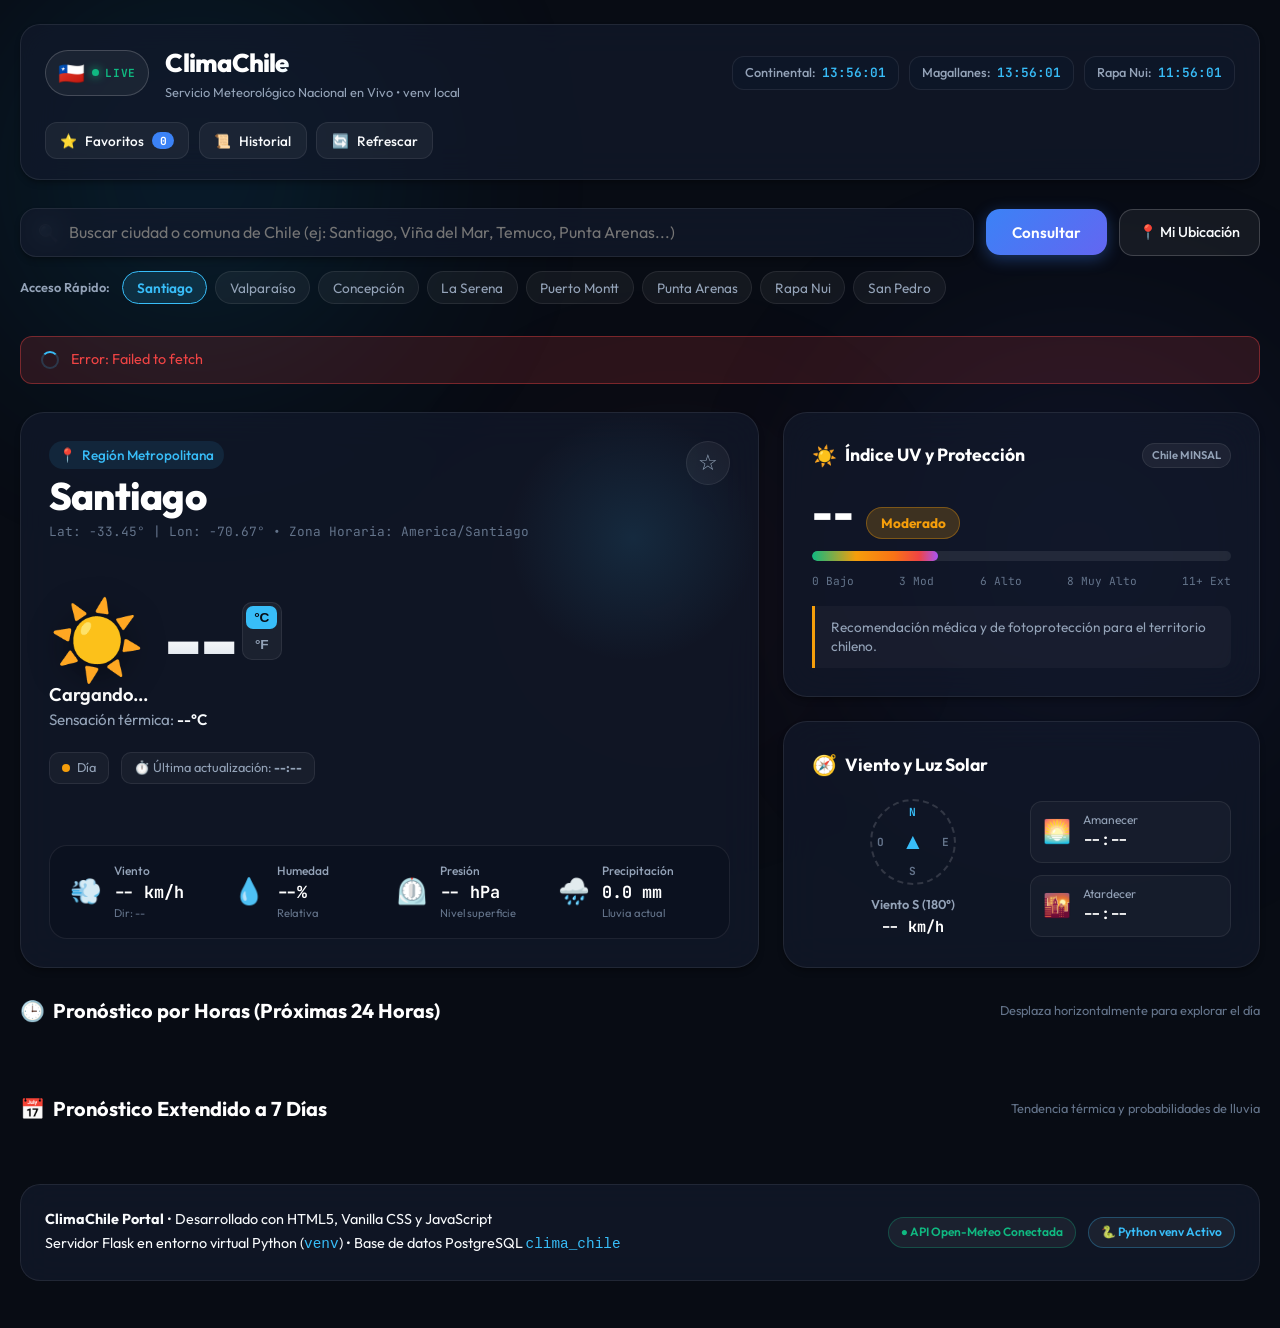
<file: frontend/index.html>
<!DOCTYPE html>
<html lang="es">
<head>
  <meta charset="UTF-8">
  <meta name="viewport" content="width=device-width, initial-scale=1.0">
  <meta name="description" content="Portal meteorológico en vivo para Chile. Monitoreo del clima en tiempo real, índice UV, pronóstico extendido a 7 días y registro en base de datos local.">
  <title>ClimaChile • Portal Meteorológico en Vivo</title>

  <!-- Google Fonts: Outfit & JetBrains Mono -->
  <link rel="preconnect" href="https://fonts.googleapis.com">
  <link rel="preconnect" href="https://fonts.gstatic.com" crossorigin>
  <link href="https://fonts.googleapis.com/css2?family=JetBrains+Mono:wght@400;600;700&family=Outfit:wght@300;400;500;600;700;800&display=swap" rel="stylesheet">

  <!-- Estilos Vanilla CSS -->
  <link rel="stylesheet" href="css/styles.css">
</head>
<body data-mood="mostly-sunny">
  <!-- Fondo decorativo dinámico con orbes de gradiente -->
  <div class="bg-glow bg-glow-1" aria-hidden="true"></div>
  <div class="bg-glow bg-glow-2" aria-hidden="true"></div>
  <div class="bg-glow bg-glow-3" aria-hidden="true"></div>

  <!-- Contenedor Principal -->
  <div class="app-container">
    
    <!-- Barra Superior / Header -->
    <header class="app-header" id="main-header">
      <div class="brand-group">
        <div class="brand-badge" id="chile-flag-badge" title="Chile">
          <span class="flag-icon">🇨🇱</span>
          <span class="live-indicator">LIVE</span>
        </div>
        <div class="brand-titles">
          <h1 class="brand-title" id="app-heading-title">ClimaChile</h1>
          <p class="brand-subtitle" id="app-heading-subtitle">Servicio Meteorológico Nacional en Vivo • venv local</p>
        </div>
      </div>

      <!-- Reloj oficial multidistrital de Chile -->
      <div class="chile-clocks" id="chile-clocks-bar">
        <div class="clock-chip" id="clock-continental" title="Zona Continental (UTC-3)">
          <span class="clock-zone">Continental:</span>
          <span class="clock-time" id="time-continental">--:--:--</span>
        </div>
        <div class="clock-chip" id="clock-magallanes" title="Zona Magallanes y Antártica (UTC-3)">
          <span class="clock-zone">Magallanes:</span>
          <span class="clock-time" id="time-magallanes">--:--:--</span>
        </div>
        <div class="clock-chip" id="clock-insular" title="Rapa Nui e Insular (UTC-5)">
          <span class="clock-zone">Rapa Nui:</span>
          <span class="clock-time" id="time-insular">--:--:--</span>
        </div>
      </div>

      <!-- Botones de Acción en Cabecera -->
      <div class="header-actions">
        <button type="button" class="btn-icon" id="btn-open-favorites" title="Ver ciudades favoritas">
          <span class="btn-symbol">⭐</span>
          <span class="btn-label">Favoritos</span>
          <span class="badge-count" id="favorites-count-badge">0</span>
        </button>
        <button type="button" class="btn-icon" id="btn-open-history" title="Ver historial de consultas en base de datos">
          <span class="btn-symbol">📜</span>
          <span class="btn-label">Historial</span>
        </button>
        <button type="button" class="btn-icon" id="btn-refresh-weather" title="Actualizar datos meteorológicos">
          <span class="btn-symbol">🔄</span>
          <span class="btn-label">Refrescar</span>
        </button>
      </div>
    </header>

    <!-- Barra de Búsqueda y Filtros Rápidos de Chile -->
    <section class="search-section" id="search-section">
      <div class="search-bar-wrapper">
        <div class="search-input-box">
          <span class="search-icon" aria-hidden="true">🔍</span>
          <input 
            type="text" 
            id="input-city-search" 
            placeholder="Buscar ciudad o comuna de Chile (ej: Santiago, Viña del Mar, Temuco, Punta Arenas...)" 
            autocomplete="off"
            aria-label="Buscar ciudad chilena"
          >
          <button type="button" id="btn-clear-search" class="btn-clear-input" style="display: none;" title="Limpiar búsqueda">✕</button>
        </div>
        <button type="button" class="btn-primary" id="btn-search-trigger">
          <span>Consultar</span>
        </button>
        <button type="button" class="btn-secondary" id="btn-geo-detect" title="Detectar mi ubicación actual">
          <span>📍 Mi Ubicación</span>
        </button>

        <!-- Dropdown de Autocompletado -->
        <div class="search-dropdown" id="search-dropdown" style="display: none;"></div>
      </div>

      <!-- Selector Rápido de Ciudades Clave de Chile -->
      <div class="quick-cities-bar" id="quick-cities-bar">
        <span class="quick-label">Acceso Rápido:</span>
        <div class="quick-chips-wrapper" id="quick-chips-list">
          <button type="button" class="chip active" data-city="Santiago" data-region="Región Metropolitana" data-lat="-33.4489" data-lon="-70.6693" data-tz="America/Santiago">Santiago</button>
          <button type="button" class="chip" data-city="Valparaíso" data-region="Valparaíso" data-lat="-33.0472" data-lon="-71.6127" data-tz="America/Santiago">Valparaíso</button>
          <button type="button" class="chip" data-city="Concepción" data-region="Biobío" data-lat="-36.8270" data-lon="-73.0503" data-tz="America/Santiago">Concepción</button>
          <button type="button" class="chip" data-city="La Serena" data-region="Coquimbo" data-lat="-29.9027" data-lon="-71.2519" data-tz="America/Santiago">La Serena</button>
          <button type="button" class="chip" data-city="Puerto Montt" data-region="Los Lagos" data-lat="-41.4693" data-lon="-72.9424" data-tz="America/Santiago">Puerto Montt</button>
          <button type="button" class="chip" data-city="Punta Arenas" data-region="Magallanes" data-lat="-53.1638" data-lon="-70.9171" data-tz="America/Punta_Arenas">Punta Arenas</button>
          <button type="button" class="chip" data-city="Rapa Nui (Isla de Pascua)" data-region="Valparaíso (Insular)" data-lat="-27.1127" data-lon="-109.3497" data-tz="Pacific/Easter">Rapa Nui</button>
          <button type="button" class="chip" data-city="San Pedro de Atacama" data-region="Antofagasta" data-lat="-22.9115" data-lon="-68.2015" data-tz="America/Santiago">San Pedro</button>
        </div>
      </div>
    </section>

    <!-- Estado de Carga y Mensajes -->
    <div class="status-banner" id="status-banner" style="display: none;">
      <div class="spinner" id="loading-spinner" aria-hidden="true"></div>
      <span id="status-banner-text">Consultando servicio meteorológico...</span>
    </div>

    <!-- Panel Principal del Clima -->
    <main class="weather-dashboard" id="weather-dashboard">
      
      <!-- Fila 1: Hero Card y Métricas Clave -->
      <section class="dashboard-grid-top">
        
        <!-- Tarjeta Principal del Clima Actual -->
        <article class="weather-card hero-weather-card" id="card-current-weather">
          <div class="hero-header">
            <div class="location-info">
              <div class="location-badge">
                <span class="pin-symbol">📍</span>
                <span id="current-region-label">Región Metropolitana</span>
              </div>
              <h2 class="current-city-name" id="current-city-name">Santiago</h2>
              <p class="current-coords" id="current-coords">Lat: -33.45° | Lon: -70.67° • Zona Horaria: America/Santiago</p>
            </div>
            <button type="button" class="btn-fav-star" id="btn-toggle-favorite" title="Guardar en Favoritos" aria-label="Guardar en favoritos">
              <span id="fav-star-icon">☆</span>
            </button>
          </div>

          <div class="hero-body">
            <div class="hero-temp-container">
              <div class="temp-display-row">
                <span class="hero-weather-icon" id="hero-weather-icon">☀️</span>
                <div class="temp-value-box">
                  <span class="hero-temp-number" id="hero-temp-value">--</span>
                  <div class="unit-toggle-group">
                    <button type="button" class="unit-btn active" id="btn-unit-c" title="Grados Celsius">°C</button>
                    <button type="button" class="unit-btn" id="btn-unit-f" title="Grados Fahrenheit">°F</button>
                  </div>
                </div>
              </div>
              <div class="hero-condition-pill" id="hero-condition-pill">
                <span id="hero-condition-text">Cargando...</span>
              </div>
              <p class="hero-feels-like" id="hero-feels-like">Sensación térmica: <span>--°C</span></p>
            </div>

            <div class="hero-summary-tags">
              <div class="summary-pill" id="pill-day-night">
                <span class="pill-dot"></span>
                <span id="day-night-text">Día</span>
              </div>
              <div class="summary-pill">
                <span>⏱️ Última actualización: <strong id="last-update-time">--:--</strong></span>
              </div>
            </div>
          </div>

          <!-- Métricas Rápidas en Cinta -->
          <div class="hero-metrics-ribbon" id="hero-metrics-ribbon">
            <div class="ribbon-item" id="metric-wind">
              <span class="ribbon-icon">💨</span>
              <div class="ribbon-info">
                <span class="ribbon-label">Viento</span>
                <span class="ribbon-val" id="val-wind">-- km/h</span>
                <span class="ribbon-sub" id="val-wind-dir">Dir: --</span>
              </div>
            </div>
            <div class="ribbon-item" id="metric-humidity">
              <span class="ribbon-icon">💧</span>
              <div class="ribbon-info">
                <span class="ribbon-label">Humedad</span>
                <span class="ribbon-val" id="val-humidity">--%</span>
                <span class="ribbon-sub" id="sub-humidity">Relativa</span>
              </div>
            </div>
            <div class="ribbon-item" id="metric-pressure">
              <span class="ribbon-icon">⏲️</span>
              <div class="ribbon-info">
                <span class="ribbon-label">Presión</span>
                <span class="ribbon-val" id="val-pressure">-- hPa</span>
                <span class="ribbon-sub">Nivel superficie</span>
              </div>
            </div>
            <div class="ribbon-item" id="metric-rain">
              <span class="ribbon-icon">🌧️</span>
              <div class="ribbon-info">
                <span class="ribbon-label">Precipitación</span>
                <span class="ribbon-val" id="val-rain">0.0 mm</span>
                <span class="ribbon-sub">Lluvia actual</span>
              </div>
            </div>
          </div>
        </article>

        <!-- Columna Lateral: Tarjeta Radiación UV e Información Ambiental -->
        <div class="side-metrics-column">
          
          <!-- Tarjeta Índice UV de Chile -->
          <article class="weather-card uv-card" id="card-uv-index">
            <div class="card-title-row">
              <div class="title-with-icon">
                <span class="card-header-icon">☀️</span>
                <h3>Índice UV y Protección</h3>
              </div>
              <span class="badge-tag">Chile MINSAL</span>
            </div>
            <div class="uv-gauge-container">
              <div class="uv-number-box">
                <span class="uv-val" id="val-uv-index">--</span>
                <span class="uv-cat-pill" id="pill-uv-category">Moderado</span>
              </div>
              <div class="uv-meter-bar">
                <div class="uv-meter-fill" id="uv-meter-fill" style="width: 30%;"></div>
              </div>
              <div class="uv-scale-labels">
                <span>0 Bajo</span>
                <span>3 Mod</span>
                <span>6 Alto</span>
                <span>8 Muy Alto</span>
                <span>11+ Ext</span>
              </div>
            </div>
            <div class="uv-advice-box" id="uv-advice-box">
              <p class="uv-advice-text" id="uv-advice-text">Recomendación médica y de fotoprotección para el territorio chileno.</p>
            </div>
          </article>

          <!-- Tarjeta Viento, Brújula y Sol -->
          <article class="weather-card sun-wind-card" id="card-sun-wind">
            <div class="card-title-row">
              <div class="title-with-icon">
                <span class="card-header-icon">🧭</span>
                <h3>Viento y Luz Solar</h3>
              </div>
            </div>
            <div class="sun-wind-grid">
              <div class="compass-box">
                <div class="compass-circle">
                  <div class="compass-arrow" id="compass-arrow">▲</div>
                  <span class="compass-point north">N</span>
                  <span class="compass-point south">S</span>
                  <span class="compass-point east">E</span>
                  <span class="compass-point west">O</span>
                </div>
                <div class="compass-data">
                  <span class="compass-heading" id="compass-heading-text">Viento S (180°)</span>
                  <span class="compass-speed" id="compass-speed-text">-- km/h</span>
                </div>
              </div>
              <div class="sun-times-box">
                <div class="sun-row">
                  <span class="sun-icon">🌅</span>
                  <div class="sun-text">
                    <span class="sun-label">Amanecer</span>
                    <strong class="sun-val" id="val-sunrise">--:--</strong>
                  </div>
                </div>
                <div class="sun-row">
                  <span class="sun-icon">🌇</span>
                  <div class="sun-text">
                    <span class="sun-label">Atardecer</span>
                    <strong class="sun-val" id="val-sunset">--:--</strong>
                  </div>
                </div>
              </div>
            </div>
          </article>

        </div>
      </section>

      <!-- Pronóstico por Horas (Próximas 24 Horas) -->
      <section class="forecast-section" id="section-hourly-forecast">
        <div class="section-header">
          <div class="section-title-wrap">
            <span class="section-icon">🕒</span>
            <h3 class="section-title">Pronóstico por Horas (Próximas 24 Horas)</h3>
          </div>
          <span class="section-hint">Desplaza horizontalmente para explorar el día</span>
        </div>
        <div class="hourly-cards-slider" id="hourly-cards-container">
          <!-- Tarjetas horarias generadas dinámicamente -->
        </div>
      </section>

      <!-- Pronóstico Extendido a 7 Días -->
      <section class="forecast-section" id="section-daily-forecast">
        <div class="section-header">
          <div class="section-title-wrap">
            <span class="section-icon">📅</span>
            <h3 class="section-title">Pronóstico Extendido a 7 Días</h3>
          </div>
          <span class="section-hint">Tendencia térmica y probabilidades de lluvia</span>
        </div>
        <div class="daily-cards-grid" id="daily-cards-container">
          <!-- Tarjetas diarias generadas dinámicamente -->
        </div>
      </section>

    </main>

    <!-- Modal / Drawer de Favoritos -->
    <div class="modal-backdrop" id="modal-favorites-backdrop" style="display: none;">
      <div class="modal-panel" id="modal-favorites-panel">
        <div class="modal-header">
          <div class="modal-title-wrap">
            <span>⭐</span>
            <h3>Ciudades Favoritas en Chile</h3>
          </div>
          <button type="button" class="btn-close-modal" id="btn-close-favorites" title="Cerrar modal">✕</button>
        </div>
        <div class="modal-body">
          <p class="modal-desc">Ciudades sincronizadas con la base de datos local PostgreSQL :</p>
          <div class="favorites-list" id="favorites-list-container">
            <!-- Lista generada con JS -->
          </div>
        </div>
      </div>
    </div>

    <!-- Modal / Drawer de Historial -->
    <div class="modal-backdrop" id="modal-history-backdrop" style="display: none;">
      <div class="modal-panel" id="modal-history-panel">
        <div class="modal-header">
          <div class="modal-title-wrap">
            <span>📜</span>
            <h3>Historial de Consultas Meteorológicas</h3>
          </div>
          <div class="modal-actions">
            <button type="button" class="btn-danger-outline" id="btn-clear-history">Limpiar</button>
            <button type="button" class="btn-close-modal" id="btn-close-history" title="Cerrar modal">✕</button>
          </div>
        </div>
        <div class="modal-body">
          <p class="modal-desc">Registros almacenados en la tabla <code>historial_consultas</code> de PostgreSQL:</p>
          <div class="history-list" id="history-list-container">
            <!-- Lista generada con JS -->
          </div>
        </div>
      </div>
    </div>

    <!-- Footer Informativo -->
    <footer class="app-footer" id="app-footer">
      <div class="footer-content">
        <div class="footer-left">
          <p><strong>ClimaChile Portal</strong> • Desarrollado con HTML5, Vanilla CSS y JavaScript</p>
          <p class="sub-tech">Servidor Flask en entorno virtual Python (<code>venv</code>) • Base de datos PostgreSQL <code>clima_chile</code></p>
        </div>
        <div class="footer-right">
          <span class="badge-status online">● API Open-Meteo Conectada</span>
          <span class="badge-status env">🐍 Python venv Activo</span>
        </div>
      </div>
    </footer>

  </div>

  <!-- Script Principal de la Aplicación -->
  <script src="js/app.js"></script>
</body>
</html>
</file>
<file: frontend/css/styles.css>
/* =====================================================================
   CLIMACHILE - SISTEMA DE DISEÑO METEOROLÓGICO VANILLA CSS
   Estética Glassmorphism Premium, Modo Oscuro e Interactividad Dinámica
   ===================================================================== */

:root {
  /* Paleta Base */
  --bg-primary: #080c14;
  --bg-secondary: #0f172a;
  --bg-card: rgba(18, 25, 43, 0.72);
  --bg-card-hover: rgba(26, 36, 61, 0.85);
  --bg-card-active: rgba(30, 41, 59, 0.95);
  --border-glass: rgba(255, 255, 255, 0.08);
  --border-glass-bright: rgba(255, 255, 255, 0.18);
  --border-focus: rgba(56, 189, 248, 0.5);

  /* Acentos de Color */
  --accent-cyan: #38bdf8;
  --accent-blue: #3b82f6;
  --accent-indigo: #6366f1;
  --accent-chile-red: #ef4444;
  --accent-chile-white: #f8fafc;
  --accent-amber: #f59e0b;
  --accent-emerald: #10b981;
  --accent-purple: #a855f7;

  /* Textos */
  --text-main: #f8fafc;
  --text-muted: #94a3b8;
  --text-dim: #64748b;

  /* Sombras y Luces */
  --shadow-sm: 0 4px 6px -1px rgba(0, 0, 0, 0.3), 0 2px 4px -2px rgba(0, 0, 0, 0.2);
  --shadow-lg: 0 20px 30px -10px rgba(0, 0, 0, 0.6), 0 10px 15px -5px rgba(0, 0, 0, 0.3);
  --glow-cyan: 0 0 25px rgba(56, 189, 248, 0.25);
  --glow-amber: 0 0 25px rgba(245, 158, 11, 0.25);

  /* Tipografías */
  --font-sans: 'Outfit', -apple-system, BlinkMacSystemFont, "Segoe UI", Roboto, sans-serif;
  --font-mono: 'JetBrains Mono', monospace;

  /* Transiciones */
  --trans-fast: 0.18s cubic-bezier(0.4, 0, 0.2, 1);
  --trans-mid: 0.3s cubic-bezier(0.4, 0, 0.2, 1);
  --trans-spring: 0.45s cubic-bezier(0.175, 0.885, 0.32, 1.275);
}

/* Reset y Base */
*, *::before, *::after {
  box-sizing: border-box;
  margin: 0;
  padding: 0;
}

body {
  font-family: var(--font-sans);
  background-color: var(--bg-primary);
  color: var(--text-main);
  min-height: 100vh;
  line-height: 1.5;
  overflow-x: hidden;
  position: relative;
  -webkit-font-smoothing: antialiased;
}

/* Orbes ambientales de luz dinámica */
.bg-glow {
  position: fixed;
  border-radius: 50%;
  filter: blur(120px);
  z-index: -1;
  pointer-events: none;
  opacity: 0.45;
  transition: all 1.2s ease;
}

.bg-glow-1 {
  width: 550px;
  height: 550px;
  top: -100px;
  left: -80px;
  background: radial-gradient(circle, rgba(14, 165, 233, 0.45) 0%, rgba(3, 105, 161, 0) 70%);
}

.bg-glow-2 {
  width: 600px;
  height: 600px;
  bottom: 5%;
  right: -100px;
  background: radial-gradient(circle, rgba(99, 102, 241, 0.35) 0%, rgba(67, 56, 202, 0) 70%);
}

.bg-glow-3 {
  width: 450px;
  height: 450px;
  top: 40%;
  left: 35%;
  background: radial-gradient(circle, rgba(239, 68, 68, 0.2) 0%, rgba(185, 28, 28, 0) 70%);
}

/* Adaptación del fondo según el clima */
body[data-mood="sunny"] .bg-glow-1 {
  background: radial-gradient(circle, rgba(245, 158, 11, 0.4) 0%, transparent 70%);
}
body[data-mood="rain"] .bg-glow-1 {
  background: radial-gradient(circle, rgba(14, 165, 233, 0.5) 0%, transparent 70%);
}
body[data-mood="snow"] .bg-glow-1 {
  background: radial-gradient(circle, rgba(165, 243, 252, 0.4) 0%, transparent 70%);
}
body[data-mood="storm"] .bg-glow-1 {
  background: radial-gradient(circle, rgba(168, 85, 247, 0.45) 0%, transparent 70%);
}

/* Contenedor Principal */
.app-container {
  max-width: 1280px;
  margin: 0 auto;
  padding: 1.5rem 1.25rem 3rem;
  display: flex;
  flex-direction: column;
  gap: 1.75rem;
}

/* =====================================================================
   HEADER & RELOJES OFICIALES DE CHILE
   ===================================================================== */
.app-header {
  display: flex;
  flex-wrap: wrap;
  align-items: center;
  justify-content: space-between;
  gap: 1.25rem;
  padding: 1.2rem 1.5rem;
  background: var(--bg-card);
  backdrop-filter: blur(18px);
  -webkit-backdrop-filter: blur(18px);
  border: 1px solid var(--border-glass);
  border-radius: 20px;
  box-shadow: var(--shadow-sm);
}

.brand-group {
  display: flex;
  align-items: center;
  gap: 1rem;
}

.brand-badge {
  display: flex;
  align-items: center;
  gap: 0.45rem;
  background: rgba(255, 255, 255, 0.05);
  border: 1px solid var(--border-glass-bright);
  padding: 0.35rem 0.75rem;
  border-radius: 999px;
}

.flag-icon {
  font-size: 1.35rem;
}

.live-indicator {
  font-family: var(--font-mono);
  font-size: 0.7rem;
  font-weight: 700;
  letter-spacing: 0.08em;
  color: var(--accent-emerald);
  display: flex;
  align-items: center;
  gap: 0.35rem;
}

.live-indicator::before {
  content: '';
  width: 7px;
  height: 7px;
  background-color: var(--accent-emerald);
  border-radius: 50%;
  box-shadow: 0 0 10px var(--accent-emerald);
  animation: pulse-dot 1.8s infinite;
}

@keyframes pulse-dot {
  0%, 100% { opacity: 1; transform: scale(1); }
  50% { opacity: 0.4; transform: scale(0.85); }
}

.brand-titles {
  display: flex;
  flex-direction: column;
}

.brand-title {
  font-size: 1.6rem;
  font-weight: 800;
  letter-spacing: -0.03em;
  background: linear-gradient(135deg, #ffffff 40%, var(--accent-cyan) 100%);
  -webkit-background-clip: text;
  -webkit-text-fill-color: transparent;
}

.brand-subtitle {
  font-size: 0.8rem;
  color: var(--text-muted);
  font-weight: 400;
}

/* Relojes por zona chilena */
.chile-clocks {
  display: flex;
  gap: 0.6rem;
  flex-wrap: wrap;
}

.clock-chip {
  background: rgba(15, 23, 42, 0.7);
  border: 1px solid var(--border-glass);
  padding: 0.4rem 0.75rem;
  border-radius: 12px;
  display: flex;
  align-items: center;
  gap: 0.45rem;
  font-size: 0.8rem;
}

.clock-zone {
  color: var(--text-muted);
  font-weight: 500;
}

.clock-time {
  font-family: var(--font-mono);
  font-weight: 600;
  color: var(--accent-cyan);
}

/* Botones de Cabecera */
.header-actions {
  display: flex;
  align-items: center;
  gap: 0.6rem;
}

.btn-icon {
  display: inline-flex;
  align-items: center;
  gap: 0.5rem;
  background: rgba(255, 255, 255, 0.05);
  border: 1px solid var(--border-glass);
  color: var(--text-main);
  padding: 0.55rem 0.9rem;
  border-radius: 12px;
  font-family: var(--font-sans);
  font-size: 0.85rem;
  font-weight: 500;
  cursor: pointer;
  transition: all var(--trans-fast);
  position: relative;
}

.btn-icon:hover {
  background: rgba(255, 255, 255, 0.12);
  border-color: var(--border-glass-bright);
  transform: translateY(-1px);
}

.badge-count {
  background: var(--accent-blue);
  color: #fff;
  font-size: 0.7rem;
  font-weight: 700;
  padding: 0.1rem 0.45rem;
  border-radius: 999px;
  font-family: var(--font-mono);
}

/* =====================================================================
   SECCIÓN DE BÚSQUEDA Y FILTROS RÁPIDOS
   ===================================================================== */
.search-section {
  display: flex;
  flex-direction: column;
  gap: 0.9rem;
}

.search-bar-wrapper {
  position: relative;
  display: flex;
  align-items: center;
  gap: 0.75rem;
  width: 100%;
}

.search-input-box {
  flex: 1;
  position: relative;
  display: flex;
  align-items: center;
}

.search-icon {
  position: absolute;
  left: 1.1rem;
  font-size: 1.05rem;
  color: var(--text-muted);
  pointer-events: none;
}

.search-input-box input {
  width: 100%;
  background: var(--bg-card);
  backdrop-filter: blur(14px);
  border: 1px solid var(--border-glass);
  border-radius: 16px;
  padding: 0.85rem 2.8rem 0.85rem 3rem;
  color: var(--text-main);
  font-family: var(--font-sans);
  font-size: 1rem;
  outline: none;
  transition: all var(--trans-mid);
  box-shadow: var(--shadow-sm);
}

.search-input-box input:focus {
  border-color: var(--accent-cyan);
  box-shadow: var(--glow-cyan);
  background: rgba(18, 25, 43, 0.9);
}

.btn-clear-input {
  position: absolute;
  right: 1rem;
  background: none;
  border: none;
  color: var(--text-muted);
  font-size: 1rem;
  cursor: pointer;
  padding: 0.2rem;
  border-radius: 50%;
  transition: color var(--trans-fast);
}

.btn-clear-input:hover {
  color: #fff;
}

.btn-primary {
  background: linear-gradient(135deg, var(--accent-blue), var(--accent-indigo));
  color: #ffffff;
  border: none;
  padding: 0.85rem 1.6rem;
  border-radius: 14px;
  font-family: var(--font-sans);
  font-weight: 600;
  font-size: 0.95rem;
  cursor: pointer;
  box-shadow: 0 4px 15px rgba(59, 130, 246, 0.35);
  transition: all var(--trans-mid);
  white-space: nowrap;
}

.btn-primary:hover {
  transform: translateY(-2px);
  box-shadow: 0 6px 20px rgba(59, 130, 246, 0.5);
}

.btn-secondary {
  background: rgba(255, 255, 255, 0.06);
  border: 1px solid var(--border-glass-bright);
  color: var(--text-main);
  padding: 0.85rem 1.2rem;
  border-radius: 14px;
  font-family: var(--font-sans);
  font-weight: 500;
  font-size: 0.9rem;
  cursor: pointer;
  transition: all var(--trans-fast);
  white-space: nowrap;
}

.btn-secondary:hover {
  background: rgba(255, 255, 255, 0.12);
  border-color: var(--accent-cyan);
}

/* Dropdown de Autocompletado */
.search-dropdown {
  position: absolute;
  top: calc(100% + 8px);
  left: 0;
  width: 100%;
  max-width: 650px;
  background: rgba(15, 23, 42, 0.96);
  backdrop-filter: blur(20px);
  border: 1px solid var(--border-glass-bright);
  border-radius: 16px;
  box-shadow: var(--shadow-lg);
  z-index: 100;
  overflow: hidden;
  max-height: 380px;
  overflow-y: auto;
}

.dropdown-item {
  display: flex;
  align-items: center;
  justify-content: space-between;
  padding: 0.85rem 1.25rem;
  cursor: pointer;
  border-bottom: 1px solid rgba(255, 255, 255, 0.04);
  transition: background var(--trans-fast);
}

.dropdown-item:last-child {
  border-bottom: none;
}

.dropdown-item:hover {
  background: rgba(56, 189, 248, 0.12);
}

.dropdown-city {
  font-weight: 600;
  color: #fff;
}

.dropdown-region {
  font-size: 0.8rem;
  color: var(--text-muted);
}

.dropdown-tag {
  font-size: 0.75rem;
  padding: 0.2rem 0.5rem;
  border-radius: 6px;
  background: rgba(255, 255, 255, 0.08);
  color: var(--accent-cyan);
}

/* Barra de Chips Rápidos de Chile */
.quick-cities-bar {
  display: flex;
  align-items: center;
  gap: 0.75rem;
  overflow-x: auto;
  padding-bottom: 0.25rem;
  scrollbar-width: none;
}

.quick-cities-bar::-webkit-scrollbar {
  display: none;
}

.quick-label {
  font-size: 0.8rem;
  color: var(--text-muted);
  font-weight: 600;
  white-space: nowrap;
}

.quick-chips-wrapper {
  display: flex;
  gap: 0.5rem;
}

.chip {
  background: rgba(255, 255, 255, 0.05);
  border: 1px solid var(--border-glass);
  color: var(--text-muted);
  padding: 0.4rem 0.85rem;
  border-radius: 999px;
  font-family: var(--font-sans);
  font-size: 0.85rem;
  cursor: pointer;
  transition: all var(--trans-fast);
  white-space: nowrap;
}

.chip:hover {
  background: rgba(255, 255, 255, 0.1);
  color: #fff;
  border-color: var(--border-glass-bright);
}

.chip.active {
  background: rgba(56, 189, 248, 0.15);
  border-color: var(--accent-cyan);
  color: var(--accent-cyan);
  font-weight: 600;
}

/* Banner de Estado */
.status-banner {
  display: flex;
  align-items: center;
  gap: 0.75rem;
  padding: 0.75rem 1.25rem;
  background: rgba(14, 165, 233, 0.1);
  border: 1px solid rgba(14, 165, 233, 0.3);
  border-radius: 12px;
  font-size: 0.9rem;
  color: var(--accent-cyan);
}

.spinner {
  width: 18px;
  height: 18px;
  border: 2px solid rgba(56, 189, 248, 0.2);
  border-top-color: var(--accent-cyan);
  border-radius: 50%;
  animation: spin 0.8s linear infinite;
}

@keyframes spin {
  to { transform: rotate(360deg); }
}

/* =====================================================================
   DASHBOARD DEL CLIMA
   ===================================================================== */
.weather-dashboard {
  display: flex;
  flex-direction: column;
  gap: 1.75rem;
}

.dashboard-grid-top {
  display: grid;
  grid-template-columns: 1.55fr 1fr;
  gap: 1.5rem;
}

/* Tarjeta Genérica Glass */
.weather-card {
  background: var(--bg-card);
  backdrop-filter: blur(20px);
  -webkit-backdrop-filter: blur(20px);
  border: 1px solid var(--border-glass);
  border-radius: 24px;
  padding: 1.75rem;
  box-shadow: var(--shadow-sm);
  transition: border-color var(--trans-mid), box-shadow var(--trans-mid);
}

.weather-card:hover {
  border-color: var(--border-glass-bright);
}

/* Tarjeta Hero Principal */
.hero-weather-card {
  display: flex;
  flex-direction: column;
  justify-content: space-between;
  gap: 1.5rem;
  position: relative;
  overflow: hidden;
}

.hero-weather-card::after {
  content: '';
  position: absolute;
  top: 0;
  right: 0;
  width: 250px;
  height: 250px;
  background: radial-gradient(circle, rgba(56, 189, 248, 0.12) 0%, transparent 70%);
  pointer-events: none;
}

.hero-header {
  display: flex;
  align-items: flex-start;
  justify-content: space-between;
}

.location-badge {
  display: inline-flex;
  align-items: center;
  gap: 0.35rem;
  font-size: 0.85rem;
  font-weight: 500;
  color: var(--accent-cyan);
  background: rgba(56, 189, 248, 0.1);
  padding: 0.25rem 0.65rem;
  border-radius: 999px;
  margin-bottom: 0.35rem;
}

.current-city-name {
  font-size: 2.4rem;
  font-weight: 800;
  letter-spacing: -0.02em;
  color: #fff;
  line-height: 1.1;
}

.current-coords {
  font-size: 0.8rem;
  color: var(--text-dim);
  margin-top: 0.3rem;
  font-family: var(--font-mono);
}

.btn-fav-star {
  background: rgba(255, 255, 255, 0.05);
  border: 1px solid var(--border-glass);
  border-radius: 50%;
  width: 44px;
  height: 44px;
  display: flex;
  align-items: center;
  justify-content: center;
  font-size: 1.4rem;
  color: var(--text-muted);
  cursor: pointer;
  transition: all var(--trans-spring);
}

.btn-fav-star:hover {
  background: rgba(255, 255, 255, 0.12);
  transform: scale(1.1);
  color: var(--accent-amber);
}

.btn-fav-star.is-fav {
  color: var(--accent-amber);
  background: rgba(245, 158, 11, 0.15);
  border-color: rgba(245, 158, 11, 0.4);
  box-shadow: var(--glow-amber);
}

/* Cuerpo del Hero */
.hero-body {
  display: flex;
  flex-direction: column;
  gap: 1.25rem;
}

.temp-display-row {
  display: flex;
  align-items: center;
  gap: 1.2rem;
}

.hero-weather-icon {
  font-size: 4.8rem;
  line-height: 1;
  filter: drop-shadow(0 6px 16px rgba(0, 0, 0, 0.4));
  animation: float-icon 4s ease-in-out infinite;
}

@keyframes float-icon {
  0%, 100% { transform: translateY(0); }
  50% { transform: translateY(-6px); }
}

.temp-value-box {
  display: flex;
  align-items: flex-start;
  gap: 0.4rem;
}

.hero-temp-number {
  font-family: var(--font-sans);
  font-size: 5.2rem;
  font-weight: 800;
  line-height: 0.9;
  letter-spacing: -0.04em;
  background: linear-gradient(180deg, #ffffff 40%, #cbd5e1 100%);
  -webkit-background-clip: text;
  -webkit-text-fill-color: transparent;
}

.unit-toggle-group {
  display: flex;
  flex-direction: column;
  gap: 0.2rem;
  background: rgba(255, 255, 255, 0.05);
  border: 1px solid var(--border-glass);
  border-radius: 10px;
  padding: 0.2rem;
}

.unit-btn {
  background: none;
  border: none;
  color: var(--text-muted);
  font-weight: 700;
  font-size: 0.85rem;
  padding: 0.25rem 0.5rem;
  border-radius: 7px;
  cursor: pointer;
  transition: all var(--trans-fast);
}

.unit-btn.active {
  background: var(--accent-cyan);
  color: #080c14;
}

.hero-condition-pill {
  display: inline-block;
  font-size: 1.15rem;
  font-weight: 600;
  color: #ffffff;
  margin-top: 0.2rem;
}

.hero-feels-like {
  font-size: 0.95rem;
  color: var(--text-muted);
}

.hero-feels-like span {
  color: var(--text-main);
  font-weight: 600;
}

.hero-summary-tags {
  display: flex;
  gap: 0.75rem;
  flex-wrap: wrap;
}

.summary-pill {
  display: flex;
  align-items: center;
  gap: 0.45rem;
  background: rgba(255, 255, 255, 0.04);
  border: 1px solid var(--border-glass);
  padding: 0.35rem 0.75rem;
  border-radius: 10px;
  font-size: 0.8rem;
  color: var(--text-muted);
}

.pill-dot {
  width: 8px;
  height: 8px;
  border-radius: 50%;
  background-color: var(--accent-amber);
}

/* Cinta de Métricas en Hero */
.hero-metrics-ribbon {
  display: grid;
  grid-template-columns: repeat(4, 1fr);
  gap: 0.75rem;
  background: rgba(10, 16, 29, 0.6);
  border: 1px solid var(--border-glass);
  border-radius: 18px;
  padding: 1rem 1.25rem;
}

.ribbon-item {
  display: flex;
  align-items: center;
  gap: 0.75rem;
}

.ribbon-icon {
  font-size: 1.6rem;
}

.ribbon-info {
  display: flex;
  flex-direction: column;
}

.ribbon-label {
  font-size: 0.75rem;
  color: var(--text-muted);
  font-weight: 500;
}

.ribbon-val {
  font-family: var(--font-mono);
  font-size: 1.05rem;
  font-weight: 700;
  color: #fff;
}

.ribbon-sub {
  font-size: 0.7rem;
  color: var(--text-dim);
}

/* =====================================================================
   COLUMNA LATERAL: ÍNDICE UV Y BRÚJULA
   ===================================================================== */
.side-metrics-column {
  display: flex;
  flex-direction: column;
  gap: 1.5rem;
}

.card-title-row {
  display: flex;
  align-items: center;
  justify-content: space-between;
  margin-bottom: 1.2rem;
}

.title-with-icon {
  display: flex;
  align-items: center;
  gap: 0.5rem;
}

.card-header-icon {
  font-size: 1.25rem;
}

.card-title-row h3 {
  font-size: 1.1rem;
  font-weight: 700;
  color: #fff;
}

.badge-tag {
  font-size: 0.7rem;
  font-weight: 600;
  padding: 0.2rem 0.55rem;
  background: rgba(255, 255, 255, 0.06);
  border: 1px solid var(--border-glass);
  border-radius: 999px;
  color: var(--text-muted);
}

/* Tarjeta UV */
.uv-gauge-container {
  display: flex;
  flex-direction: column;
  gap: 0.75rem;
}

.uv-number-box {
  display: flex;
  align-items: baseline;
  gap: 0.75rem;
}

.uv-val {
  font-family: var(--font-sans);
  font-size: 2.8rem;
  font-weight: 800;
  line-height: 1;
  color: #fff;
}

.uv-cat-pill {
  font-size: 0.85rem;
  font-weight: 700;
  padding: 0.3rem 0.85rem;
  border-radius: 999px;
  background: rgba(245, 158, 11, 0.2);
  color: var(--accent-amber);
  border: 1px solid rgba(245, 158, 11, 0.35);
}

.uv-meter-bar {
  width: 100%;
  height: 10px;
  background: rgba(255, 255, 255, 0.08);
  border-radius: 999px;
  overflow: hidden;
  position: relative;
}

.uv-meter-fill {
  height: 100%;
  background: linear-gradient(90deg, #10b981 0%, #f59e0b 35%, #f97316 65%, #ef4444 85%, #a855f7 100%);
  border-radius: 999px;
  transition: width 0.8s cubic-bezier(0.4, 0, 0.2, 1);
}

.uv-scale-labels {
  display: flex;
  justify-content: space-between;
  font-size: 0.7rem;
  color: var(--text-dim);
  font-family: var(--font-mono);
}

.uv-advice-box {
  margin-top: 1rem;
  padding: 0.75rem 1rem;
  background: rgba(255, 255, 255, 0.03);
  border-left: 3px solid var(--accent-amber);
  border-radius: 0 10px 10px 0;
}

.uv-advice-text {
  font-size: 0.85rem;
  color: var(--text-muted);
  line-height: 1.4;
}

/* Tarjeta Brújula y Sol */
.sun-wind-grid {
  display: grid;
  grid-template-columns: 1fr 1fr;
  gap: 1rem;
  align-items: center;
}

.compass-box {
  display: flex;
  flex-direction: column;
  align-items: center;
  gap: 0.6rem;
}

.compass-circle {
  width: 86px;
  height: 86px;
  border-radius: 50%;
  border: 2px dashed rgba(255, 255, 255, 0.15);
  position: relative;
  display: flex;
  align-items: center;
  justify-content: center;
}

.compass-point {
  position: absolute;
  font-family: var(--font-mono);
  font-size: 0.7rem;
  font-weight: 700;
  color: var(--text-dim);
}

.compass-point.north { top: 3px; color: var(--accent-cyan); }
.compass-point.south { bottom: 3px; }
.compass-point.east { right: 5px; }
.compass-point.west { left: 5px; }

.compass-arrow {
  font-size: 1.4rem;
  color: var(--accent-cyan);
  transition: transform 0.8s cubic-bezier(0.4, 0, 0.2, 1);
  transform-origin: center center;
}

.compass-data {
  text-align: center;
}

.compass-heading {
  display: block;
  font-size: 0.8rem;
  color: var(--text-muted);
  font-weight: 600;
}

.compass-speed {
  font-family: var(--font-mono);
  font-size: 0.95rem;
  font-weight: 700;
  color: #fff;
}

.sun-times-box {
  display: flex;
  flex-direction: column;
  gap: 0.75rem;
}

.sun-row {
  display: flex;
  align-items: center;
  gap: 0.75rem;
  background: rgba(255, 255, 255, 0.03);
  padding: 0.6rem 0.8rem;
  border-radius: 12px;
  border: 1px solid var(--border-glass);
}

.sun-icon {
  font-size: 1.4rem;
}

.sun-text {
  display: flex;
  flex-direction: column;
}

.sun-label {
  font-size: 0.75rem;
  color: var(--text-muted);
}

.sun-val {
  font-family: var(--font-mono);
  font-size: 0.95rem;
  color: #fff;
}

/* =====================================================================
   SECCIONES DE PRONÓSTICO (HORAS Y 7 DÍAS)
   ===================================================================== */
.forecast-section {
  display: flex;
  flex-direction: column;
  gap: 1rem;
}

.section-header {
  display: flex;
  align-items: center;
  justify-content: space-between;
}

.section-title-wrap {
  display: flex;
  align-items: center;
  gap: 0.5rem;
}

.section-icon {
  font-size: 1.25rem;
}

.section-title {
  font-size: 1.25rem;
  font-weight: 700;
  color: #fff;
}

.section-hint {
  font-size: 0.8rem;
  color: var(--text-dim);
}

/* Slider de Horas */
.hourly-cards-slider {
  display: flex;
  gap: 0.85rem;
  overflow-x: auto;
  padding: 0.5rem 0.2rem 1rem;
  scroll-behavior: smooth;
}

.hourly-cards-slider::-webkit-scrollbar {
  height: 6px;
}

.hourly-cards-slider::-webkit-scrollbar-track {
  background: rgba(255, 255, 255, 0.02);
  border-radius: 999px;
}

.hourly-cards-slider::-webkit-scrollbar-thumb {
  background: rgba(255, 255, 255, 0.12);
  border-radius: 999px;
}

.hourly-card {
  flex: 0 0 115px;
  background: var(--bg-card);
  backdrop-filter: blur(16px);
  border: 1px solid var(--border-glass);
  border-radius: 18px;
  padding: 1rem 0.75rem;
  display: flex;
  flex-direction: column;
  align-items: center;
  gap: 0.65rem;
  text-align: center;
  transition: all var(--trans-mid);
}

.hourly-card:hover {
  background: var(--bg-card-hover);
  border-color: var(--accent-cyan);
  transform: translateY(-4px);
  box-shadow: var(--shadow-sm);
}

.hourly-time {
  font-family: var(--font-mono);
  font-size: 0.85rem;
  font-weight: 600;
  color: var(--text-muted);
}

.hourly-icon {
  font-size: 2rem;
  line-height: 1;
}

.hourly-temp {
  font-family: var(--font-sans);
  font-size: 1.35rem;
  font-weight: 700;
  color: #fff;
}

.hourly-rain {
  font-size: 0.75rem;
  color: var(--accent-cyan);
  font-weight: 600;
  display: flex;
  align-items: center;
  gap: 0.2rem;
}

.hourly-wind {
  font-size: 0.7rem;
  color: var(--text-dim);
}

/* Grilla de 7 Días */
.daily-cards-grid {
  display: grid;
  grid-template-columns: repeat(auto-fit, minmax(150px, 1fr));
  gap: 0.85rem;
}

.daily-card {
  background: var(--bg-card);
  backdrop-filter: blur(16px);
  border: 1px solid var(--border-glass);
  border-radius: 20px;
  padding: 1.25rem 1rem;
  display: flex;
  flex-direction: column;
  align-items: center;
  gap: 0.75rem;
  text-align: center;
  transition: all var(--trans-mid);
}

.daily-card:hover {
  background: var(--bg-card-hover);
  border-color: var(--border-glass-bright);
  transform: translateY(-3px);
  box-shadow: var(--shadow-sm);
}

.daily-day-name {
  font-size: 1rem;
  font-weight: 700;
  color: #fff;
}

.daily-date-sub {
  font-size: 0.75rem;
  color: var(--text-dim);
}

.daily-icon {
  font-size: 2.6rem;
  margin: 0.2rem 0;
}

.daily-desc-text {
  font-size: 0.8rem;
  color: var(--text-muted);
  height: 2.2rem;
  display: flex;
  align-items: center;
  justify-content: center;
}

.daily-temp-bar-wrap {
  width: 100%;
  display: flex;
  flex-direction: column;
  gap: 0.35rem;
}

.daily-temp-values {
  display: flex;
  justify-content: space-between;
  width: 100%;
  font-family: var(--font-mono);
  font-size: 0.85rem;
}

.daily-max {
  color: #fff;
  font-weight: 700;
}

.daily-min {
  color: var(--text-dim);
}

.daily-bar {
  width: 100%;
  height: 6px;
  background: rgba(255, 255, 255, 0.08);
  border-radius: 999px;
  overflow: hidden;
}

.daily-bar-fill {
  height: 100%;
  background: linear-gradient(90deg, var(--accent-cyan), var(--accent-amber));
  border-radius: 999px;
}

.daily-rain-tag {
  font-size: 0.75rem;
  color: var(--accent-cyan);
  background: rgba(56, 189, 248, 0.1);
  padding: 0.2rem 0.5rem;
  border-radius: 999px;
  font-weight: 600;
}

/* =====================================================================
   MODALES (FAVORITOS E HISTORIAL)
   ===================================================================== */
.modal-backdrop {
  position: fixed;
  inset: 0;
  background: rgba(0, 0, 0, 0.75);
  backdrop-filter: blur(8px);
  z-index: 200;
  display: flex;
  align-items: center;
  justify-content: center;
  padding: 1.5rem;
  animation: fadeIn 0.25s ease;
}

@keyframes fadeIn {
  from { opacity: 0; }
  to { opacity: 1; }
}

.modal-panel {
  width: 100%;
  max-width: 600px;
  background: #0f172a;
  border: 1px solid var(--border-glass-bright);
  border-radius: 24px;
  box-shadow: var(--shadow-lg);
  overflow: hidden;
  max-height: 85vh;
  display: flex;
  flex-direction: column;
}

.modal-header {
  display: flex;
  align-items: center;
  justify-content: space-between;
  padding: 1.25rem 1.5rem;
  border-bottom: 1px solid var(--border-glass);
}

.modal-title-wrap {
  display: flex;
  align-items: center;
  gap: 0.5rem;
  font-size: 1.15rem;
  font-weight: 700;
  color: #fff;
}

.modal-actions {
  display: flex;
  align-items: center;
  gap: 0.75rem;
}

.btn-close-modal {
  background: none;
  border: none;
  color: var(--text-muted);
  font-size: 1.2rem;
  cursor: pointer;
  padding: 0.2rem 0.5rem;
  border-radius: 8px;
  transition: color var(--trans-fast);
}

.btn-close-modal:hover {
  color: #fff;
}

.btn-danger-outline {
  background: none;
  border: 1px solid rgba(239, 68, 68, 0.4);
  color: var(--accent-chile-red);
  padding: 0.35rem 0.75rem;
  border-radius: 8px;
  font-size: 0.8rem;
  font-weight: 600;
  cursor: pointer;
  transition: all var(--trans-fast);
}

.btn-danger-outline:hover {
  background: rgba(239, 68, 68, 0.15);
}

.modal-body {
  padding: 1.25rem 1.5rem;
  overflow-y: auto;
}

.modal-desc {
  font-size: 0.85rem;
  color: var(--text-muted);
  margin-bottom: 1rem;
}

.modal-desc code {
  background: rgba(255, 255, 255, 0.08);
  padding: 0.15rem 0.4rem;
  border-radius: 6px;
  font-family: var(--font-mono);
  color: var(--accent-cyan);
}

.favorites-list, .history-list {
  display: flex;
  flex-direction: column;
  gap: 0.65rem;
}

.fav-item-row, .history-item-row {
  display: flex;
  align-items: center;
  justify-content: space-between;
  background: rgba(255, 255, 255, 0.03);
  border: 1px solid var(--border-glass);
  padding: 0.85rem 1rem;
  border-radius: 14px;
  cursor: pointer;
  transition: all var(--trans-fast);
}

.fav-item-row:hover, .history-item-row:hover {
  background: rgba(255, 255, 255, 0.08);
  border-color: var(--border-glass-bright);
}

.fav-item-info, .history-item-info {
  display: flex;
  flex-direction: column;
}

.fav-item-city, .history-item-city {
  font-weight: 700;
  color: #fff;
}

.fav-item-region, .history-item-region {
  font-size: 0.8rem;
  color: var(--text-muted);
}

.btn-delete-fav {
  background: none;
  border: none;
  color: var(--text-dim);
  font-size: 1.1rem;
  cursor: pointer;
  padding: 0.35rem 0.5rem;
  border-radius: 8px;
  transition: color var(--trans-fast);
}

.btn-delete-fav:hover {
  color: var(--accent-chile-red);
}

.history-item-meta {
  display: flex;
  align-items: center;
  gap: 0.75rem;
  font-family: var(--font-mono);
  font-size: 0.85rem;
}

.history-temp {
  color: var(--accent-cyan);
  font-weight: 700;
}

.history-time {
  font-size: 0.75rem;
  color: var(--text-dim);
}

/* =====================================================================
   FOOTER
   ===================================================================== */
.app-footer {
  margin-top: 1rem;
  padding: 1.5rem;
  background: var(--bg-card);
  backdrop-filter: blur(16px);
  border: 1px solid var(--border-glass);
  border-radius: 20px;
}

.footer-content {
  display: flex;
  flex-wrap: wrap;
  align-items: center;
  justify-content: space-between;
  gap: 1rem;
}

.footer-left p {
  font-size: 0.9rem;
  color: var(--text-main);
}

.sub-tech {
  font-size: 0.8rem;
  color: var(--text-muted);
  margin-top: 0.2rem;
}

.sub-tech code {
  color: var(--accent-cyan);
}

.footer-right {
  display: flex;
  gap: 0.75rem;
  flex-wrap: wrap;
}

.badge-status {
  font-size: 0.75rem;
  font-weight: 600;
  padding: 0.35rem 0.75rem;
  border-radius: 999px;
  background: rgba(255, 255, 255, 0.05);
  border: 1px solid var(--border-glass);
}

.badge-status.online {
  color: var(--accent-emerald);
  border-color: rgba(16, 185, 129, 0.3);
}

.badge-status.env {
  color: var(--accent-cyan);
  border-color: rgba(56, 189, 248, 0.3);
}

/* =====================================================================
   RESPONSIVE DESIGN (TABLETS Y MÓVILES)
   ===================================================================== */
@media (max-width: 992px) {
  .dashboard-grid-top {
    grid-template-columns: 1fr;
  }
  
  .hero-metrics-ribbon {
    grid-template-columns: repeat(2, 1fr);
  }
}

@media (max-width: 768px) {
  .app-header {
    flex-direction: column;
    align-items: stretch;
  }

  .brand-group {
    justify-content: space-between;
  }

  .chile-clocks {
    justify-content: space-between;
  }

  .header-actions {
    justify-content: flex-end;
  }

  .search-bar-wrapper {
    flex-wrap: wrap;
  }

  .search-input-box {
    width: 100%;
  }

  .btn-primary, .btn-secondary {
    flex: 1;
    text-align: center;
  }

  .hero-temp-number {
    font-size: 4rem;
  }

  .current-city-name {
    font-size: 1.9rem;
  }

  .hero-metrics-ribbon {
    grid-template-columns: 1fr;
  }
}
</file>
